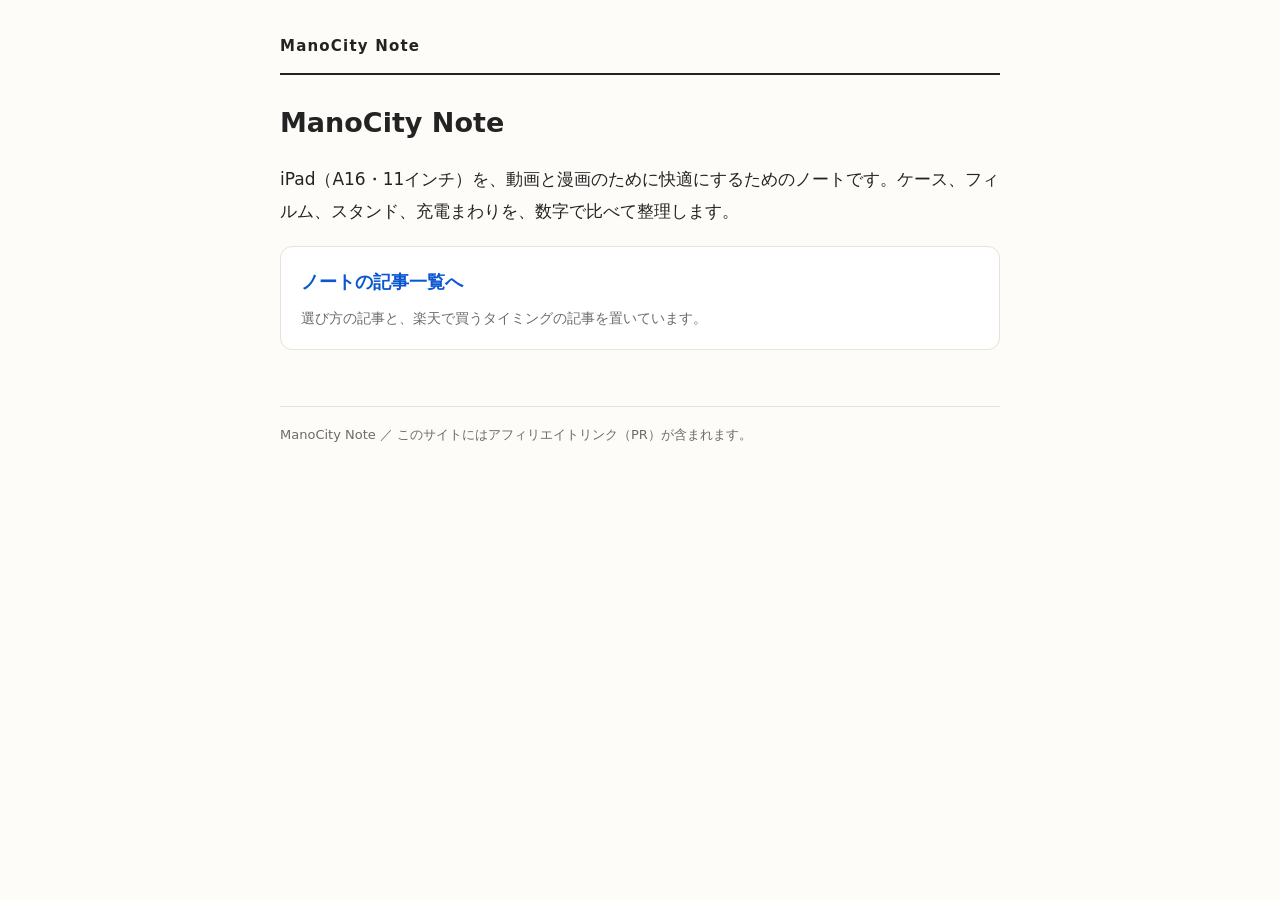
<file: index.html>
<!DOCTYPE html>
<html lang="ja">
<head>
<meta charset="utf-8">
<meta name="viewport" content="width=device-width, initial-scale=1">
<title>ManoCity Note</title>
<meta name="description" content="ManoCity Note の入口。iPad（A16）を動画と漫画のために快適にするノートは /note/ にあります。">
<link rel="stylesheet" href="/assets/style.css">
<link rel="icon" href="/favicon.ico" sizes="32x32">
<link rel="icon" href="/favicon.svg" type="image/svg+xml">
<link rel="apple-touch-icon" href="/apple-touch-icon.png">
<meta name="theme-color" content="#bf0000">
<script async src="https://www.googletagmanager.com/gtag/js?id=G-30LZTJDQ6K"></script>
<script>
window.dataLayer = window.dataLayer || [];
function gtag(){dataLayer.push(arguments);}
gtag('js', new Date());
gtag('config', 'G-30LZTJDQ6K');
</script>
</head>
<body>
<header>
<div class="site-name"><a href="/">ManoCity Note</a></div>
</header>
<main>
<h1>ManoCity Note</h1>
<p>iPad（A16・11インチ）を、動画と漫画のために快適にするためのノートです。ケース、フィルム、スタンド、充電まわりを、数字で比べて整理します。</p>
<div class="card">
<a href="/note/">ノートの記事一覧へ</a>
<p>選び方の記事と、楽天で買うタイミングの記事を置いています。</p>
</div>
</main>
<footer>
<p>ManoCity Note ／ このサイトにはアフィリエイトリンク（PR）が含まれます。</p>
</footer>
</body>
</html>
</file>
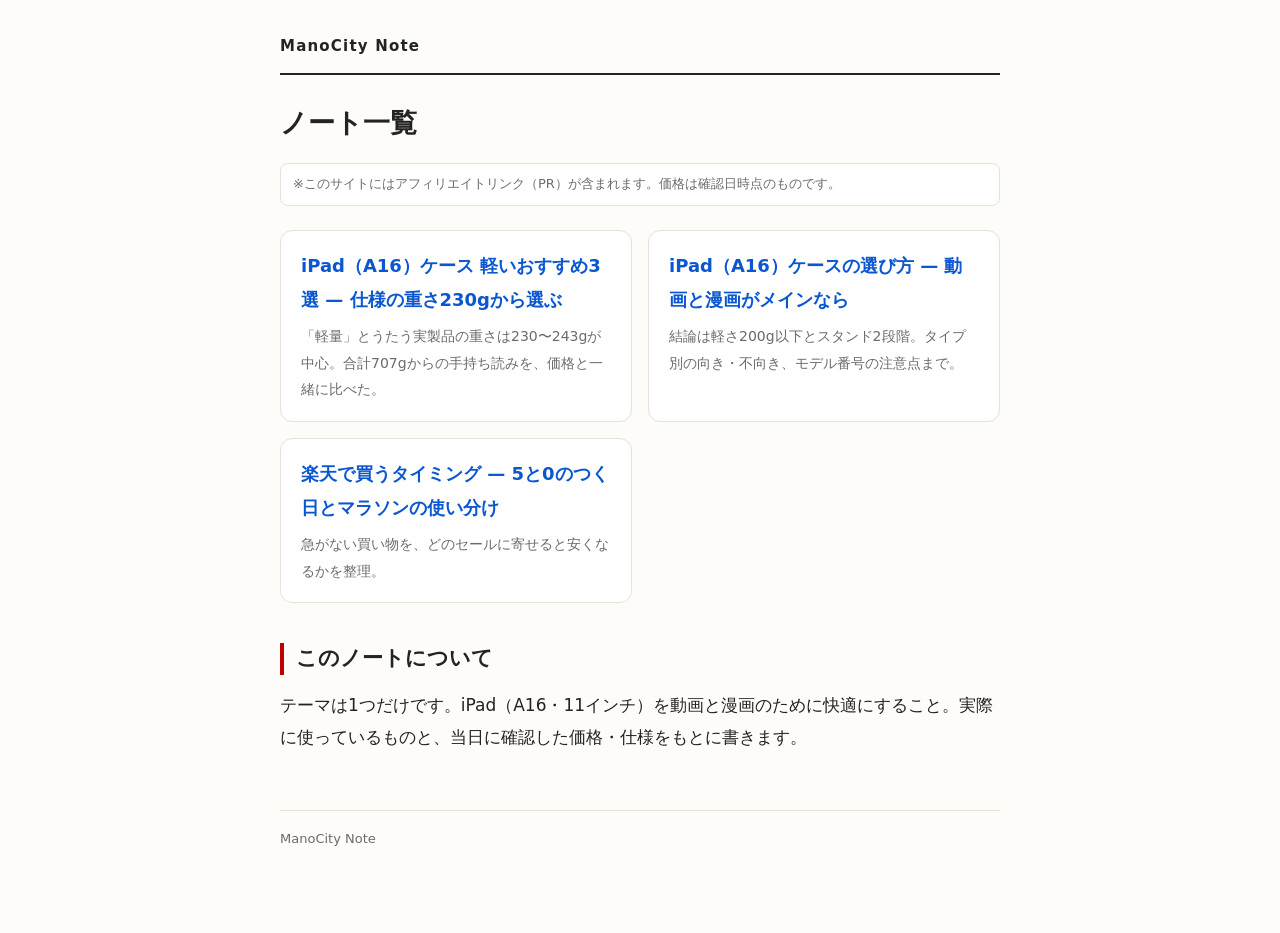
<file: note/index.html>
<!DOCTYPE html>
<html lang="ja">
<head>
<meta charset="utf-8">
<meta name="viewport" content="width=device-width, initial-scale=1">
<title>ノート一覧 | ManoCity Note</title>
<meta name="description" content="iPad（A16）を動画と漫画のために快適にするノート。ケースの選び方と軽いケースのおすすめ、楽天で買うタイミングの記事。">
<link rel="stylesheet" href="/assets/style.css">
<link rel="icon" href="/favicon.ico" sizes="32x32">
<link rel="icon" href="/favicon.svg" type="image/svg+xml">
<link rel="apple-touch-icon" href="/apple-touch-icon.png">
<meta name="theme-color" content="#bf0000">
<script async src="https://www.googletagmanager.com/gtag/js?id=G-30LZTJDQ6K"></script>
<script>
window.dataLayer = window.dataLayer || [];
function gtag(){dataLayer.push(arguments);}
gtag('js', new Date());
gtag('config', 'G-30LZTJDQ6K');
</script>
</head>
<body>
<header>
<div class="site-name"><a href="/">ManoCity Note</a></div>
</header>
<main>
<h1>ノート一覧</h1>
<p class="pr">※このサイトにはアフィリエイトリンク（PR）が含まれます。価格は確認日時点のものです。</p>
<div class="cards">
<div class="card">
<a href="/note/ipad-a16-case-light.html">iPad（A16）ケース 軽いおすすめ3選 — 仕様の重さ230gから選ぶ</a>
<p>「軽量」とうたう実製品の重さは230〜243gが中心。合計707gからの手持ち読みを、価格と一緒に比べた。</p>
</div>
<div class="card">
<a href="/note/ipad-a16-case.html">iPad（A16）ケースの選び方 — 動画と漫画がメインなら</a>
<p>結論は軽さ200g以下とスタンド2段階。タイプ別の向き・不向き、モデル番号の注意点まで。</p>
</div>
<div class="card">
<a href="/note/rakuten-sale-timing.html">楽天で買うタイミング — 5と0のつく日とマラソンの使い分け</a>
<p>急がない買い物を、どのセールに寄せると安くなるかを整理。</p>
</div>
</div>
<section>
<h2>このノートについて</h2>
<p>テーマは1つだけです。iPad（A16・11インチ）を動画と漫画のために快適にすること。実際に使っているものと、当日に確認した価格・仕様をもとに書きます。</p>
</section>
</main>
<footer>
<p>ManoCity Note</p>
</footer>
</body>
</html>
</file>
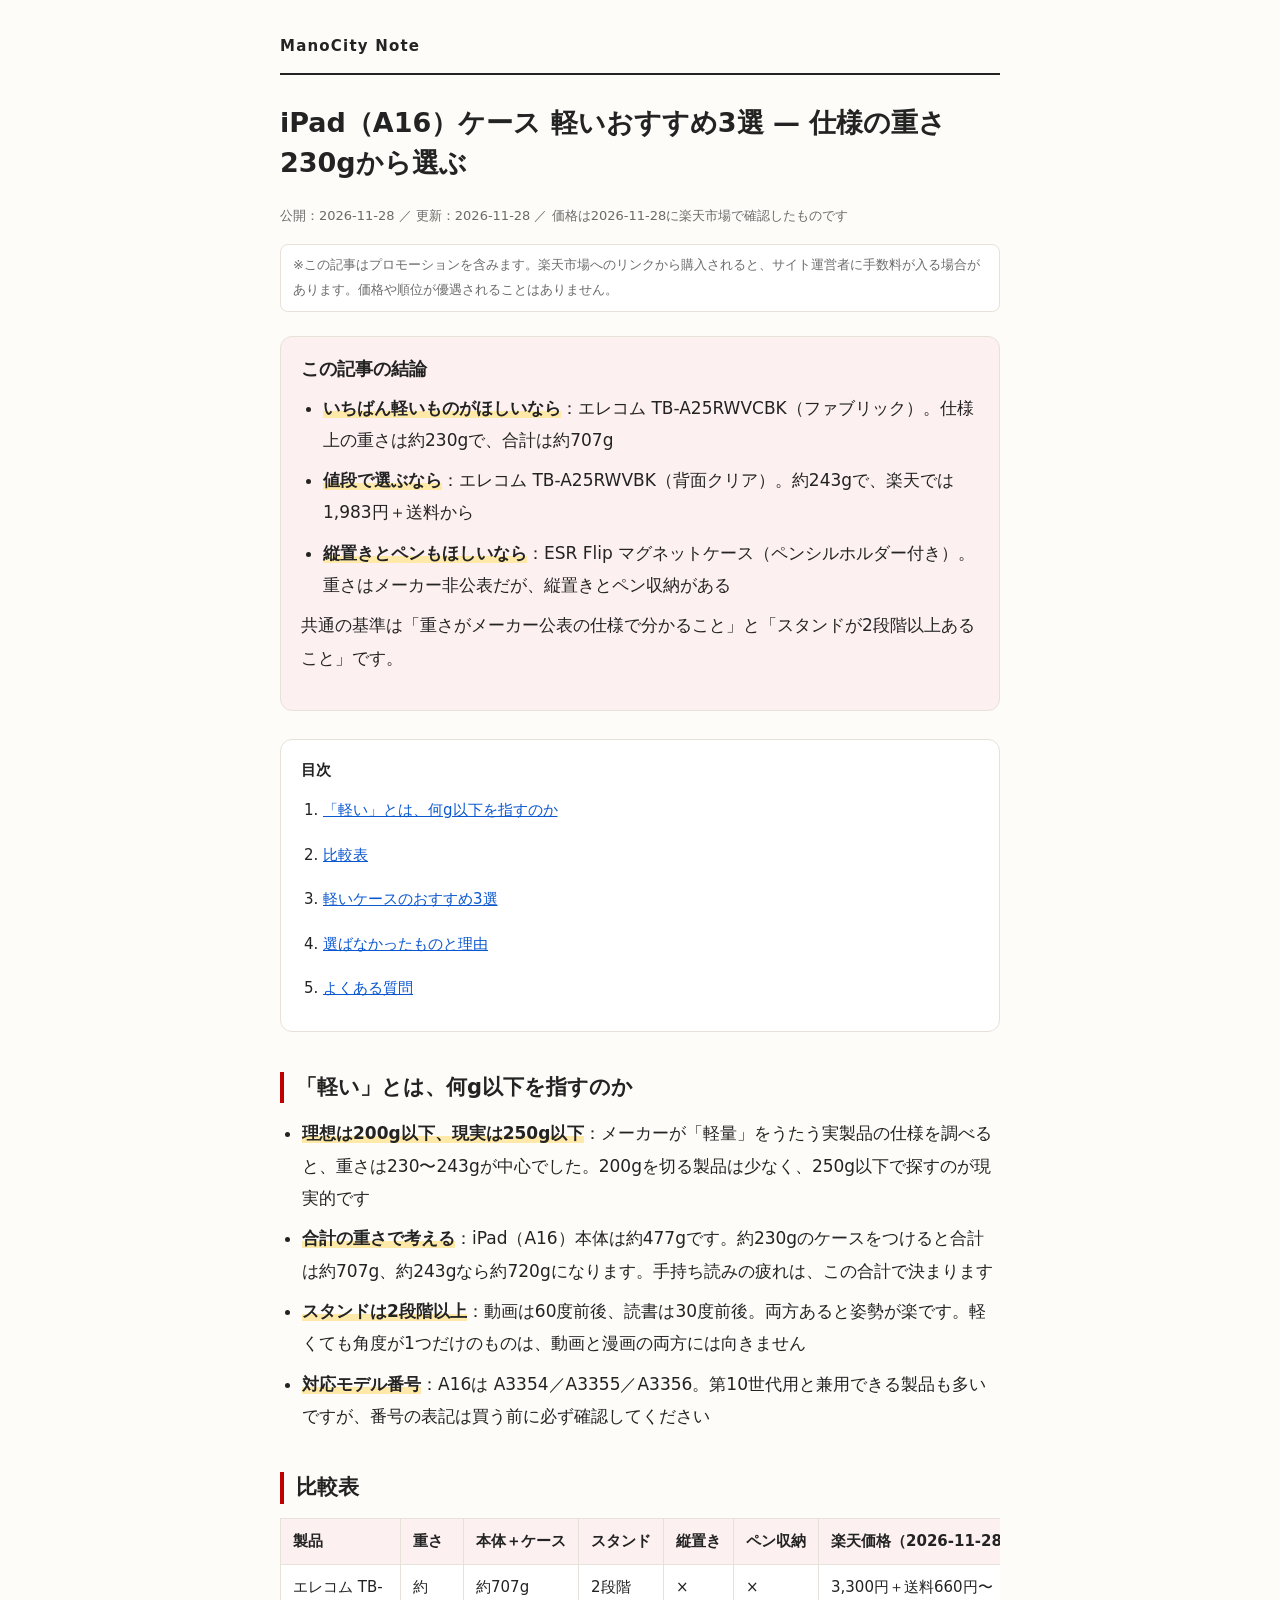
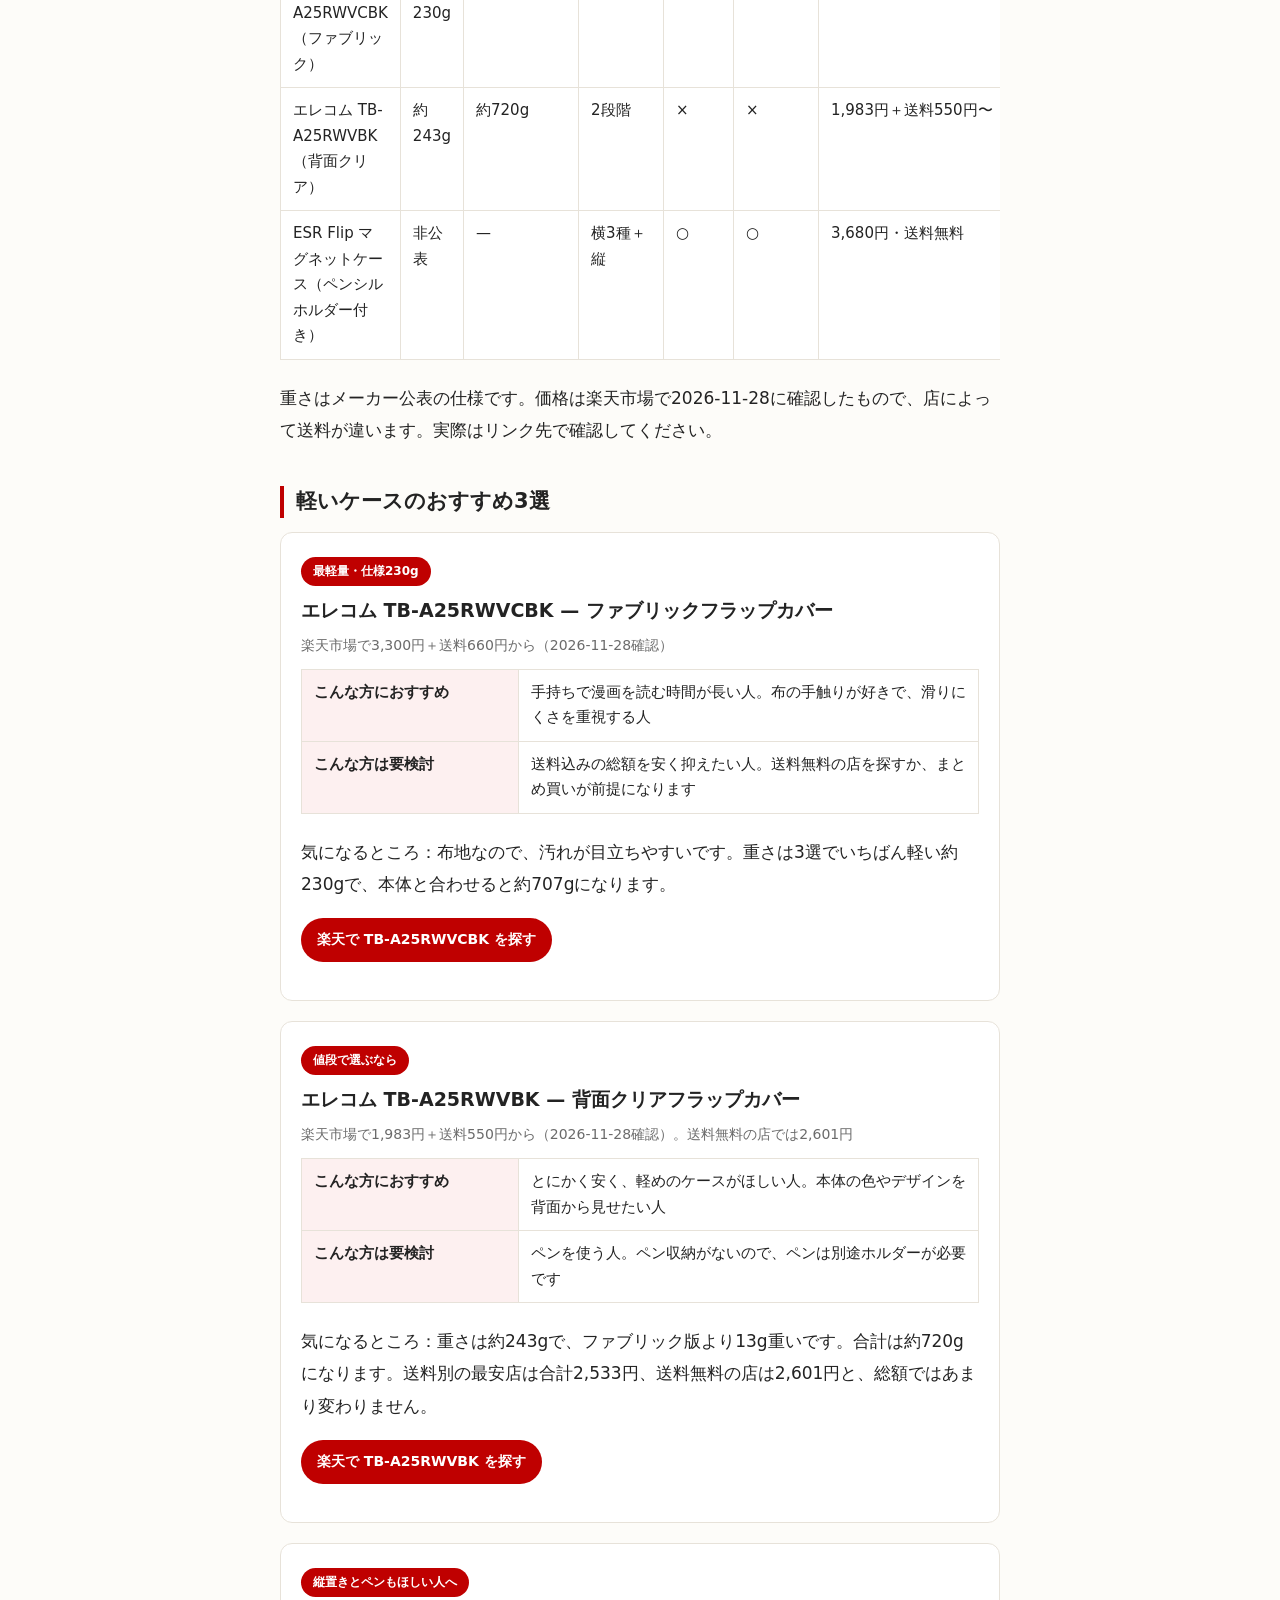
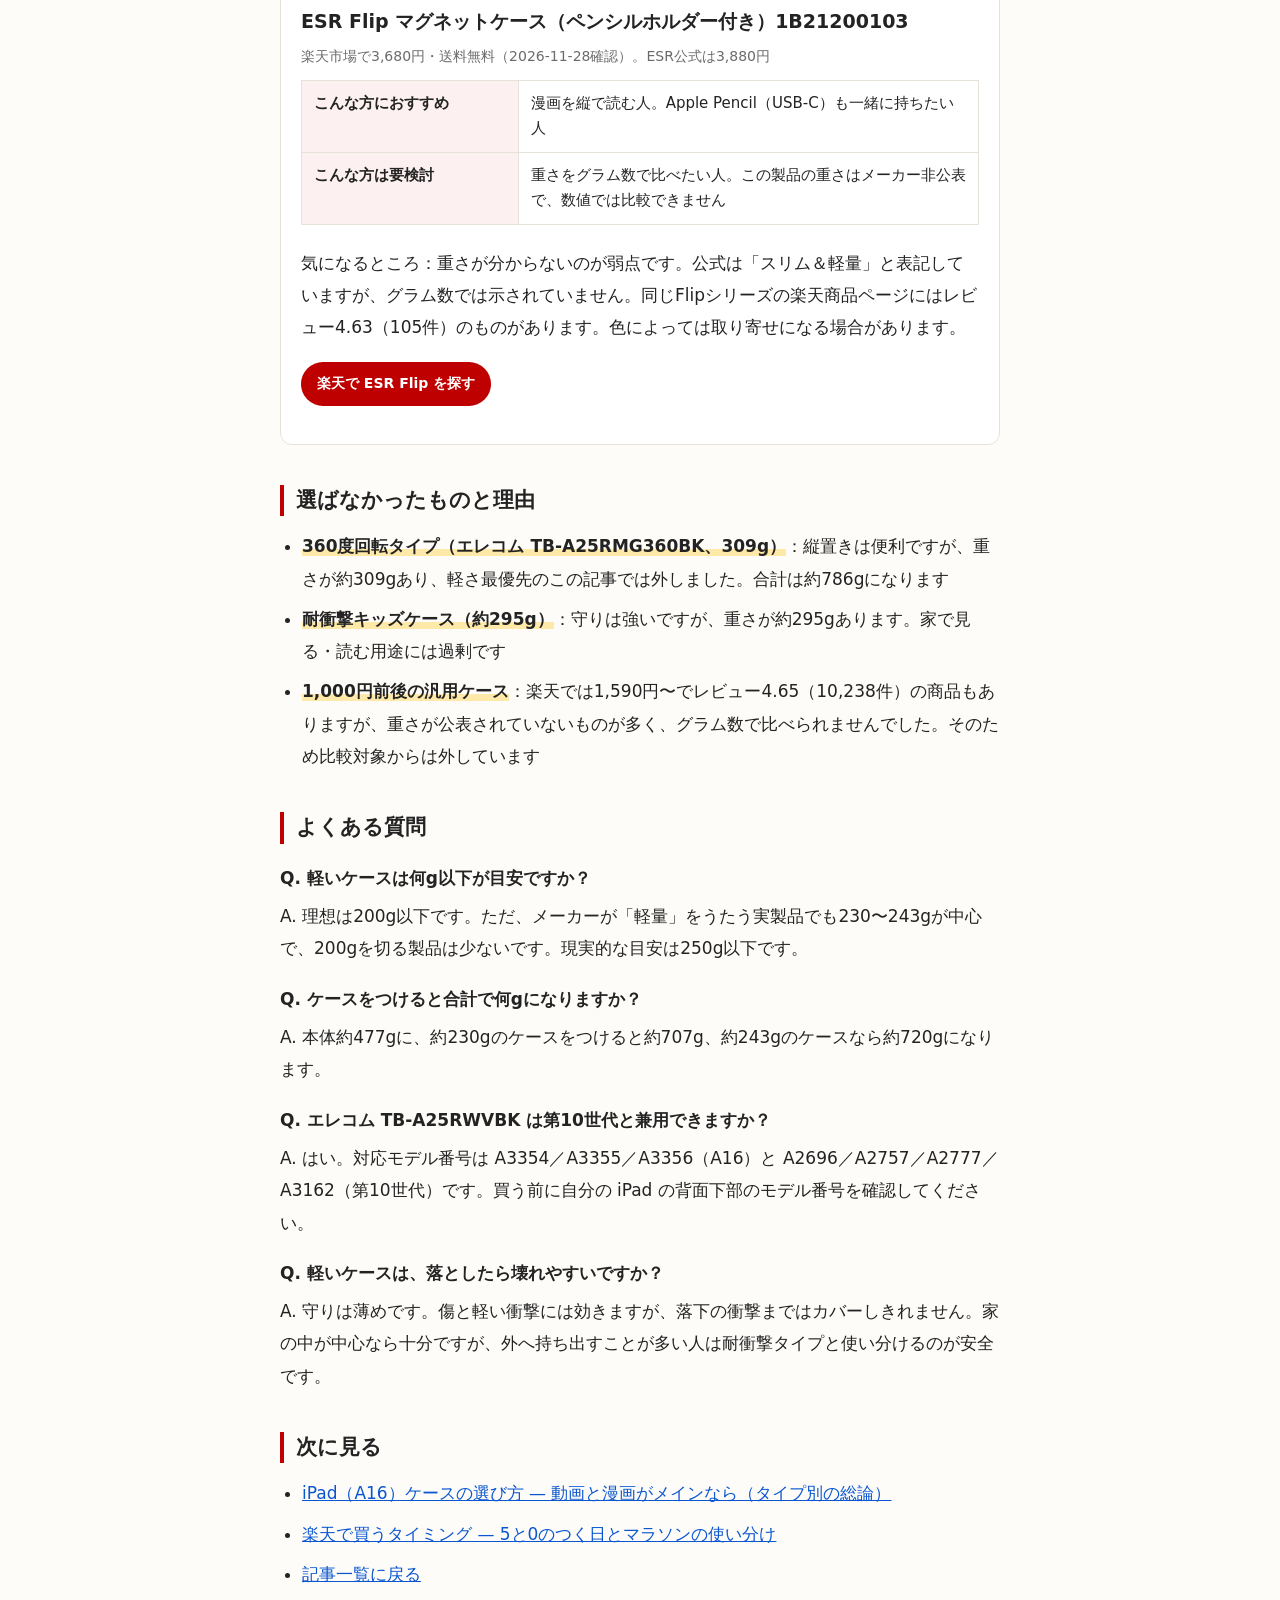
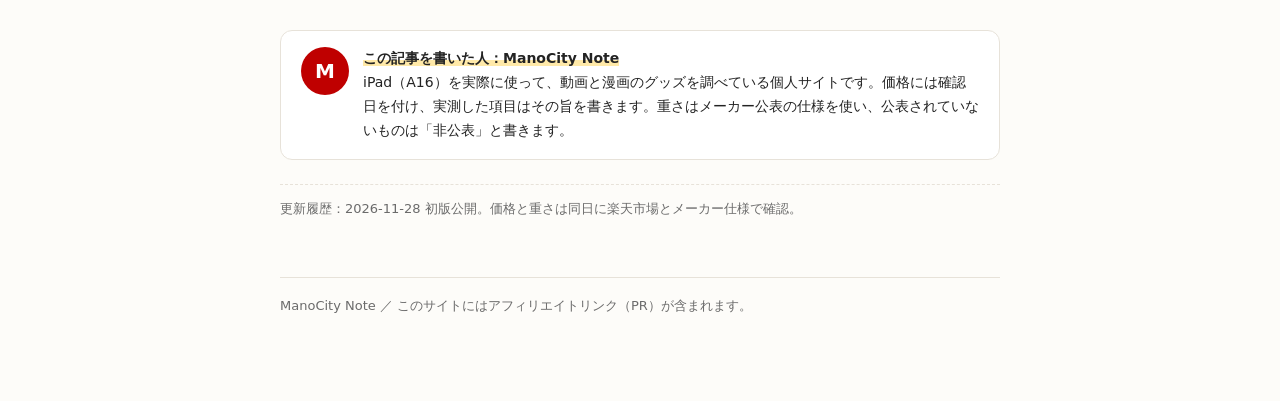
<file: note/ipad-a16-case-light.html>
<!DOCTYPE html>
<html lang="ja">
<head>
<meta charset="utf-8">
<meta name="viewport" content="width=device-width, initial-scale=1">
<title>iPad（A16）ケース 軽いおすすめ3選 — 仕様の重さ230gから選ぶ、手持ち読みが楽になるもの | ManoCity Note</title>
<meta name="description" content="iPad（A16）11インチの軽いケースを、メーカー公表の重さと楽天市場の価格で比べた。最軽量はエレコムの約230g。本体477gとの合計は707gから。縦置きとペン収納がほしい人向けのESRも紹介。">
<link rel="stylesheet" href="/assets/style.css">
<link rel="icon" href="/favicon.ico" sizes="32x32">
<link rel="icon" href="/favicon.svg" type="image/svg+xml">
<link rel="apple-touch-icon" href="/apple-touch-icon.png">
<meta name="theme-color" content="#bf0000">
<script async src="https://www.googletagmanager.com/gtag/js?id=G-30LZTJDQ6K"></script>
<script>
window.dataLayer = window.dataLayer || [];
function gtag(){dataLayer.push(arguments);}
gtag('js', new Date());
gtag('config', 'G-30LZTJDQ6K');
</script>
<script type="application/ld+json">
{"@context":"https://schema.org","@type":"Article","headline":"iPad（A16）ケース 軽いおすすめ3選 — 仕様の重さ230gから選ぶ、手持ち読みが楽になるもの","datePublished":"2026-11-28","dateModified":"2026-11-28","author":{"@type":"Organization","name":"ManoCity Note"},"publisher":{"@type":"Organization","name":"ManoCity Note"},"mainEntityOfPage":"https://manocity-note.com/note/ipad-a16-case-light.html"}
</script>
<script type="application/ld+json">
{"@context":"https://schema.org","@type":"FAQPage","mainEntity":[
{"@type":"Question","name":"軽いケースは何g以下が目安ですか？","acceptedAnswer":{"@type":"Answer","text":"理想は200g以下です。ただしメーカーが「軽量」をうたう実製品でも、仕様上の重さは230〜243gが中心で、200gを切る製品は少ないです。現実的な目安は250g以下で探すことです。"}},
{"@type":"Question","name":"ケースをつけると合計で何gになりますか？","acceptedAnswer":{"@type":"Answer","text":"iPad（A16）本体は約477gです。約230gのケースをつけると合計は約707g、約243gのケースなら約720gになります。"}},
{"@type":"Question","name":"エレコム TB-A25RWVBK は第10世代と兼用できますか？","acceptedAnswer":{"@type":"Answer","text":"はい。対応モデル番号は A3354／A3355／A3356（iPad A16）と A2696／A2757／A2777／A3162（第10世代）です。買う前に自分の iPad の背面下部のモデル番号を確認してください。"}},
{"@type":"Question","name":"軽いケースは、落としたら壊れやすいですか？","acceptedAnswer":{"@type":"Answer","text":"守りは薄めです。傷と軽い衝撃には効きますが、落下の衝撃まではカバーしきれません。家の中が中心なら十分ですが、外へ持ち出すことが多い人は耐衝撃タイプと使い分けるのが安全です。"}}
]}
</script>
</head>
<body>
<header>
<div class="site-name"><a href="/">ManoCity Note</a></div>
</header>
<main>
<h1>iPad（A16）ケース 軽いおすすめ3選 — 仕様の重さ230gから選ぶ</h1>
<p class="meta">公開：2026-11-28 ／ 更新：2026-11-28 ／ 価格は2026-11-28に楽天市場で確認したものです</p>
<p class="pr">※この記事はプロモーションを含みます。楽天市場へのリンクから購入されると、サイト運営者に手数料が入る場合があります。価格や順位が優遇されることはありません。</p>

<div class="quickbox">
<h2>この記事の結論</h2>
<ul>
<li><strong>いちばん軽いものがほしいなら</strong>：エレコム TB-A25RWVCBK（ファブリック）。仕様上の重さは約230gで、合計は約707g</li>
<li><strong>値段で選ぶなら</strong>：エレコム TB-A25RWVBK（背面クリア）。約243gで、楽天では1,983円＋送料から</li>
<li><strong>縦置きとペンもほしいなら</strong>：ESR Flip マグネットケース（ペンシルホルダー付き）。重さはメーカー非公表だが、縦置きとペン収納がある</li>
</ul>
<p>共通の基準は「重さがメーカー公表の仕様で分かること」と「スタンドが2段階以上あること」です。</p>
</div>

<div class="toc">
<p>目次</p>
<ol>
<li><a href="#criteria">「軽い」とは、何g以下を指すのか</a></li>
<li><a href="#compare">比較表</a></li>
<li><a href="#picks">軽いケースのおすすめ3選</a></li>
<li><a href="#notpicked">選ばなかったものと理由</a></li>
<li><a href="#faq">よくある質問</a></li>
</ol>
</div>

<h2 id="criteria">「軽い」とは、何g以下を指すのか</h2>
<ul>
<li><strong>理想は200g以下、現実は250g以下</strong>：メーカーが「軽量」をうたう実製品の仕様を調べると、重さは230〜243gが中心でした。200gを切る製品は少なく、250g以下で探すのが現実的です</li>
<li><strong>合計の重さで考える</strong>：iPad（A16）本体は約477gです。約230gのケースをつけると合計は約707g、約243gなら約720gになります。手持ち読みの疲れは、この合計で決まります</li>
<li><strong>スタンドは2段階以上</strong>：動画は60度前後、読書は30度前後。両方あると姿勢が楽です。軽くても角度が1つだけのものは、動画と漫画の両方には向きません</li>
<li><strong>対応モデル番号</strong>：A16は A3354／A3355／A3356。第10世代用と兼用できる製品も多いですが、番号の表記は買う前に必ず確認してください</li>
</ul>

<h2 id="compare">比較表</h2>
<div class="tablewrap">
<table>
<tr><th>製品</th><th>重さ</th><th>本体＋ケース</th><th>スタンド</th><th>縦置き</th><th>ペン収納</th><th>楽天価格（2026-11-28確認）</th></tr>
<tr><td>エレコム TB-A25RWVCBK（ファブリック）</td><td>約230g</td><td>約707g</td><td>2段階</td><td>×</td><td>×</td><td>3,300円＋送料660円〜</td></tr>
<tr><td>エレコム TB-A25RWVBK（背面クリア）</td><td>約243g</td><td>約720g</td><td>2段階</td><td>×</td><td>×</td><td>1,983円＋送料550円〜</td></tr>
<tr><td>ESR Flip マグネットケース（ペンシルホルダー付き）</td><td>非公表</td><td>—</td><td>横3種＋縦</td><td>○</td><td>○</td><td>3,680円・送料無料</td></tr>
</table>
</div>
<p>重さはメーカー公表の仕様です。価格は楽天市場で2026-11-28に確認したもので、店によって送料が違います。実際はリンク先で確認してください。</p>

<h2 id="picks">軽いケースのおすすめ3選</h2>

<div class="pick">
<span class="badge">最軽量・仕様230g</span>
<h3>エレコム TB-A25RWVCBK — ファブリックフラップカバー</h3>
<p class="price">楽天市場で3,300円＋送料660円から（2026-11-28確認）</p>
<table class="goodbad">
<tr><th>こんな方におすすめ</th><td>手持ちで漫画を読む時間が長い人。布の手触りが好きで、滑りにくさを重視する人</td></tr>
<tr><th>こんな方は要検討</th><td>送料込みの総額を安く抑えたい人。送料無料の店を探すか、まとめ買いが前提になります</td></tr>
</table>
<p>気になるところ：布地なので、汚れが目立ちやすいです。重さは3選でいちばん軽い約230gで、本体と合わせると約707gになります。</p>
<p><a class="btn" href="https://hb.afl.rakuten.co.jp/hgc/5a09156c.5740d24d.5a09156d.e6f8c2dc/?pc=https%3A%2F%2Fsearch.rakuten.co.jp%2Fsearch%2Fmall%2F%25E3%2582%25A8%25E3%2583%25AC%25E3%2582%25B3%25E3%2583%25A0%2520TB-A25RWVCBK%2F&link_type=hybrid_url&ut=eyJwYWdlIjoidXJsIiwidHlwZSI6Imh5YnJpZF91cmwiLCJjb2wiOjF9" rel="nofollow sponsored noopener" target="_blank">楽天で TB-A25RWVCBK を探す</a></p>
</div>

<div class="pick">
<span class="badge">値段で選ぶなら</span>
<h3>エレコム TB-A25RWVBK — 背面クリアフラップカバー</h3>
<p class="price">楽天市場で1,983円＋送料550円から（2026-11-28確認）。送料無料の店では2,601円</p>
<table class="goodbad">
<tr><th>こんな方におすすめ</th><td>とにかく安く、軽めのケースがほしい人。本体の色やデザインを背面から見せたい人</td></tr>
<tr><th>こんな方は要検討</th><td>ペンを使う人。ペン収納がないので、ペンは別途ホルダーが必要です</td></tr>
</table>
<p>気になるところ：重さは約243gで、ファブリック版より13g重いです。合計は約720gになります。送料別の最安店は合計2,533円、送料無料の店は2,601円と、総額ではあまり変わりません。</p>
<p><a class="btn" href="https://hb.afl.rakuten.co.jp/hgc/5a09156c.5740d24d.5a09156d.e6f8c2dc/?pc=https%3A%2F%2Fsearch.rakuten.co.jp%2Fsearch%2Fmall%2F%25E3%2582%25A8%25E3%2583%25AC%25E3%2582%25B3%25E3%2583%25A0%2520TB-A25RWVBK%2F&link_type=hybrid_url&ut=eyJwYWdlIjoidXJsIiwidHlwZSI6Imh5YnJpZF91cmwiLCJjb2wiOjF9" rel="nofollow sponsored noopener" target="_blank">楽天で TB-A25RWVBK を探す</a></p>
</div>

<div class="pick">
<span class="badge">縦置きとペンもほしい人へ</span>
<h3>ESR Flip マグネットケース（ペンシルホルダー付き）1B21200103</h3>
<p class="price">楽天市場で3,680円・送料無料（2026-11-28確認）。ESR公式は3,880円</p>
<table class="goodbad">
<tr><th>こんな方におすすめ</th><td>漫画を縦で読む人。Apple Pencil（USB-C）も一緒に持ちたい人</td></tr>
<tr><th>こんな方は要検討</th><td>重さをグラム数で比べたい人。この製品の重さはメーカー非公表で、数値では比較できません</td></tr>
</table>
<p>気になるところ：重さが分からないのが弱点です。公式は「スリム＆軽量」と表記していますが、グラム数では示されていません。同じFlipシリーズの楽天商品ページにはレビュー4.63（105件）のものがあります。色によっては取り寄せになる場合があります。</p>
<p><a class="btn" href="https://hb.afl.rakuten.co.jp/hgc/5a09156c.5740d24d.5a09156d.e6f8c2dc/?pc=https%3A%2F%2Fsearch.rakuten.co.jp%2Fsearch%2Fmall%2FESR%2520Flip%2520iPad%252011%25E3%2582%25A4%25E3%2583%25B3%25E3%2583%2581%2520A16%2F&link_type=hybrid_url&ut=eyJwYWdlIjoidXJsIiwidHlwZSI6Imh5YnJpZF91cmwiLCJjb2wiOjF9" rel="nofollow sponsored noopener" target="_blank">楽天で ESR Flip を探す</a></p>
</div>

<h2 id="notpicked">選ばなかったものと理由</h2>
<ul>
<li><strong>360度回転タイプ（エレコム TB-A25RMG360BK、309g）</strong>：縦置きは便利ですが、重さが約309gあり、軽さ最優先のこの記事では外しました。合計は約786gになります</li>
<li><strong>耐衝撃キッズケース（約295g）</strong>：守りは強いですが、重さが約295gあります。家で見る・読む用途には過剰です</li>
<li><strong>1,000円前後の汎用ケース</strong>：楽天では1,590円〜でレビュー4.65（10,238件）の商品もありますが、重さが公表されていないものが多く、グラム数で比べられませんでした。そのため比較対象からは外しています</li>
</ul>

<h2 id="faq">よくある質問</h2>
<dl class="faq">
<dt>Q. 軽いケースは何g以下が目安ですか？</dt>
<dd>A. 理想は200g以下です。ただ、メーカーが「軽量」をうたう実製品でも230〜243gが中心で、200gを切る製品は少ないです。現実的な目安は250g以下です。</dd>
<dt>Q. ケースをつけると合計で何gになりますか？</dt>
<dd>A. 本体約477gに、約230gのケースをつけると約707g、約243gのケースなら約720gになります。</dd>
<dt>Q. エレコム TB-A25RWVBK は第10世代と兼用できますか？</dt>
<dd>A. はい。対応モデル番号は A3354／A3355／A3356（A16）と A2696／A2757／A2777／A3162（第10世代）です。買う前に自分の iPad の背面下部のモデル番号を確認してください。</dd>
<dt>Q. 軽いケースは、落としたら壊れやすいですか？</dt>
<dd>A. 守りは薄めです。傷と軽い衝撃には効きますが、落下の衝撃まではカバーしきれません。家の中が中心なら十分ですが、外へ持ち出すことが多い人は耐衝撃タイプと使い分けるのが安全です。</dd>
</dl>

<h2>次に見る</h2>
<ul>
<li><a href="./ipad-a16-case.html">iPad（A16）ケースの選び方 — 動画と漫画がメインなら（タイプ別の総論）</a></li>
<li><a href="./rakuten-sale-timing.html">楽天で買うタイミング — 5と0のつく日とマラソンの使い分け</a></li>
<li><a href="./">記事一覧に戻る</a></li>
</ul>

<div class="author">
<div class="avatar">M</div>
<p><strong>この記事を書いた人：ManoCity Note</strong><br>
iPad（A16）を実際に使って、動画と漫画のグッズを調べている個人サイトです。価格には確認日を付け、実測した項目はその旨を書きます。重さはメーカー公表の仕様を使い、公表されていないものは「非公表」と書きます。</p>
</div>

<p class="changelog">更新履歴：2026-11-28 初版公開。価格と重さは同日に楽天市場とメーカー仕様で確認。</p>
</main>
<footer>
<p>ManoCity Note ／ このサイトにはアフィリエイトリンク（PR）が含まれます。</p>
</footer>
</body>
</html>
</file>
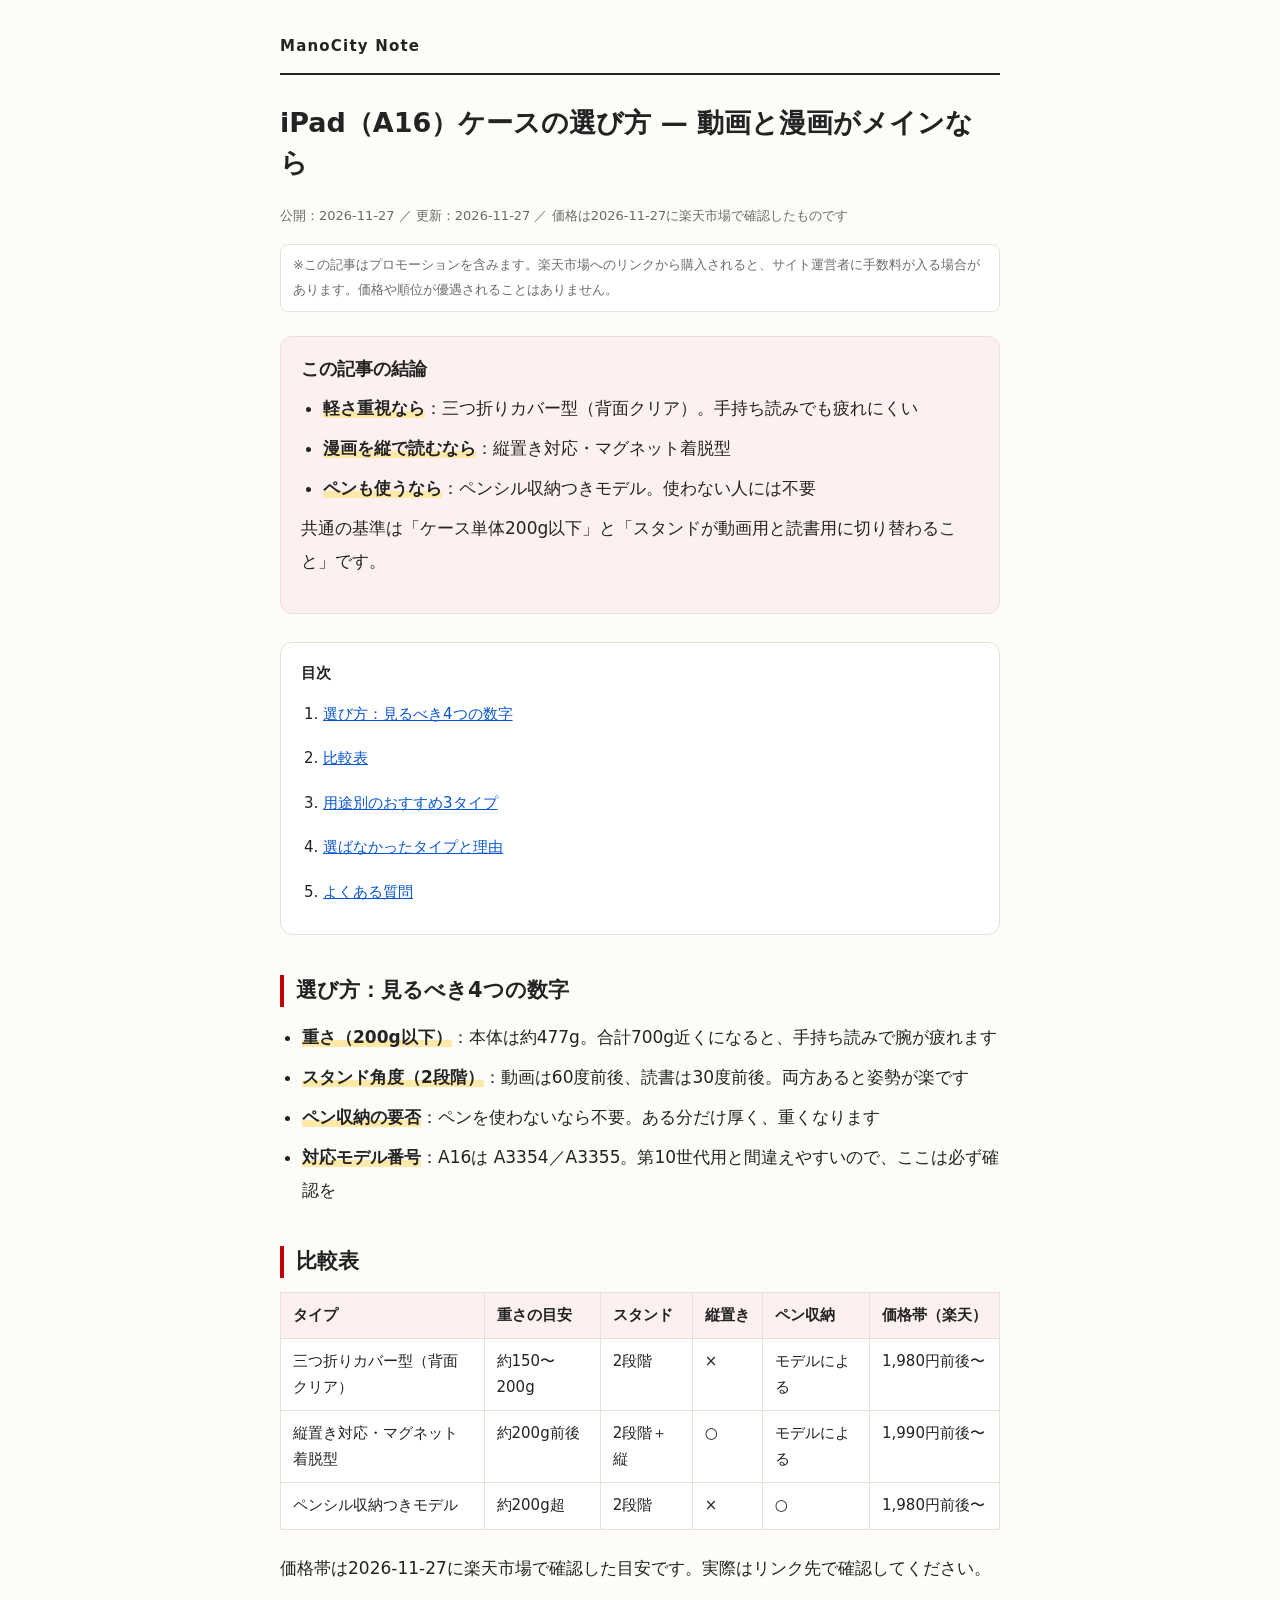
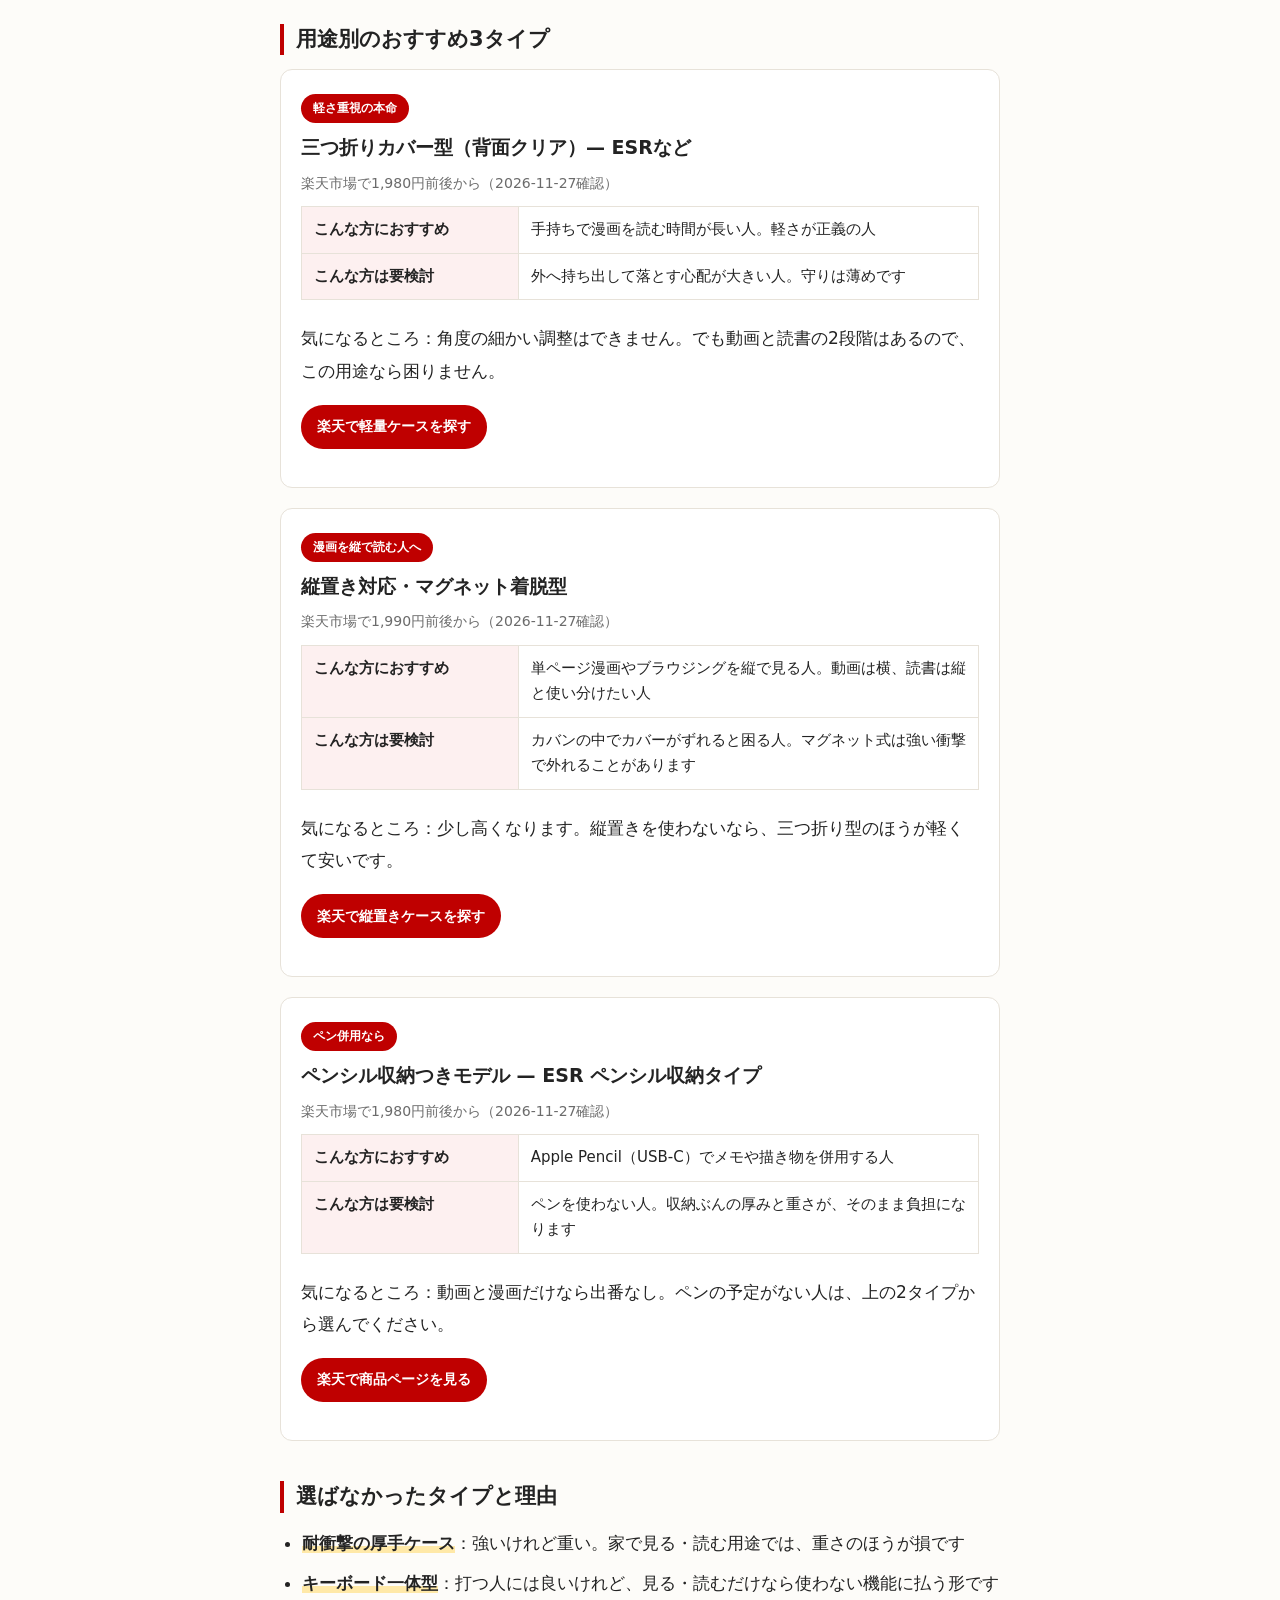
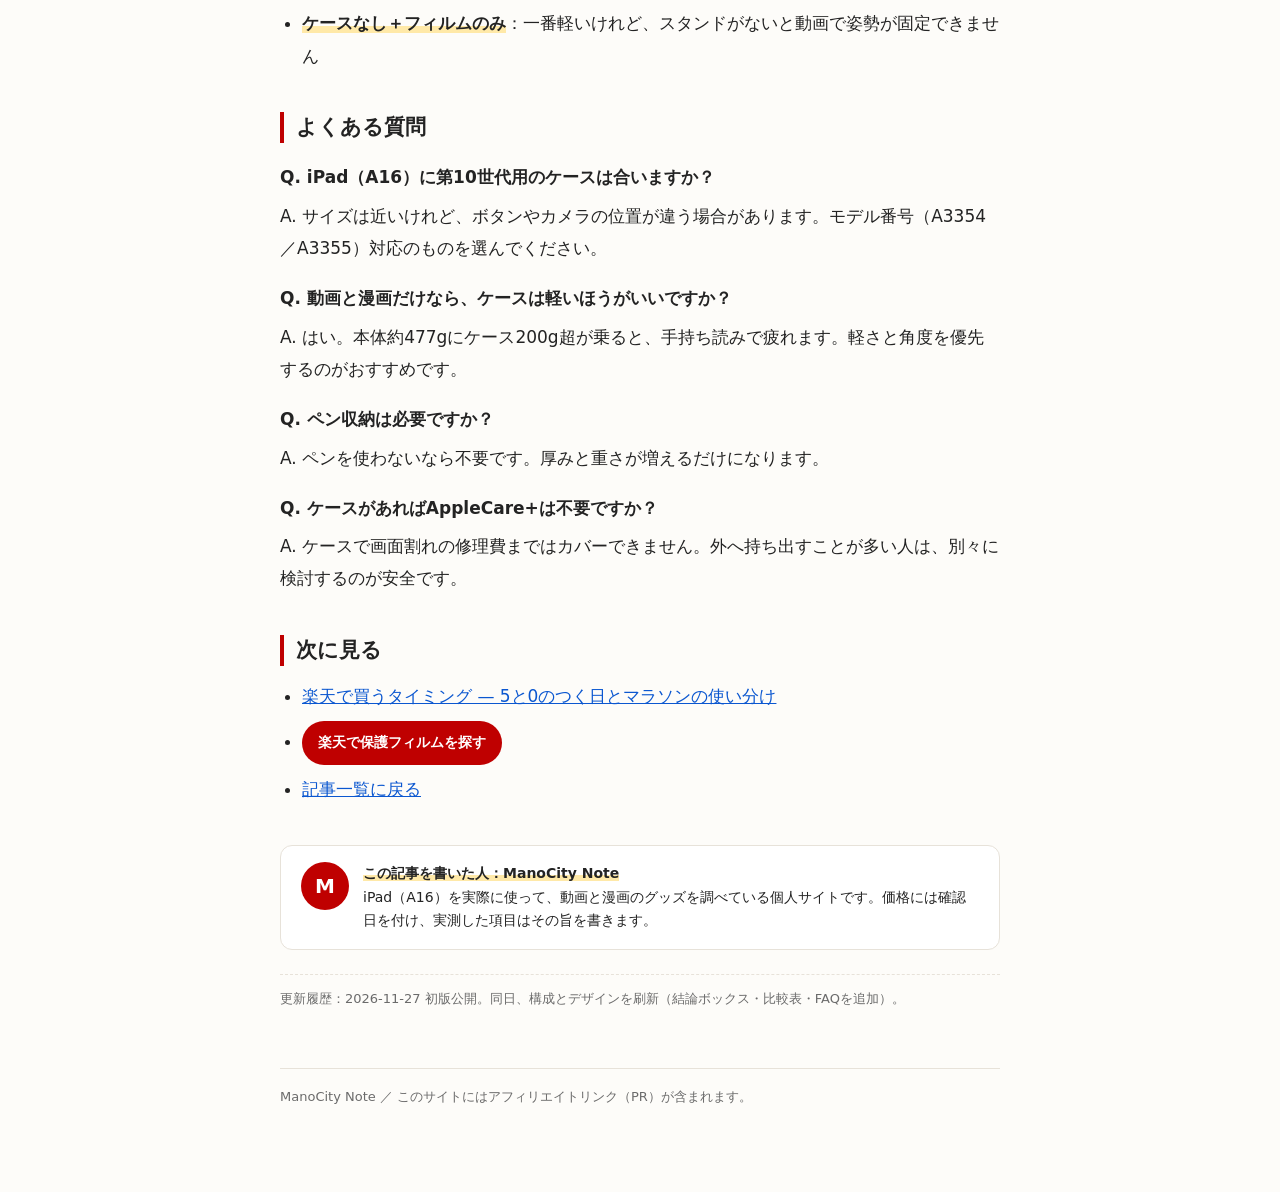
<file: note/ipad-a16-case.html>
<!DOCTYPE html>
<html lang="ja">
<head>
<meta charset="utf-8">
<meta name="viewport" content="width=device-width, initial-scale=1">
<title>iPad（A16）ケースの選び方 — 動画と漫画がメインなら軽さと角度で選ぶ | ManoCity Note</title>
<meta name="description" content="iPad（A16）11インチを動画と漫画に使う場合のケース選び。結論は軽さ200g以下とスタンド2段階。用途別のおすすめ3タイプ、比較表、よくある質問まで。">
<link rel="stylesheet" href="/assets/style.css">
<link rel="icon" href="/favicon.ico" sizes="32x32">
<link rel="icon" href="/favicon.svg" type="image/svg+xml">
<link rel="apple-touch-icon" href="/apple-touch-icon.png">
<meta name="theme-color" content="#bf0000">
<script async src="https://www.googletagmanager.com/gtag/js?id=G-30LZTJDQ6K"></script>
<script>
window.dataLayer = window.dataLayer || [];
function gtag(){dataLayer.push(arguments);}
gtag('js', new Date());
gtag('config', 'G-30LZTJDQ6K');
</script>
<script type="application/ld+json">
{"@context":"https://schema.org","@type":"Article","headline":"iPad（A16）ケースの選び方 — 動画と漫画がメインなら軽さと角度で選ぶ","datePublished":"2026-11-27","dateModified":"2026-11-27","author":{"@type":"Organization","name":"ManoCity Note"},"publisher":{"@type":"Organization","name":"ManoCity Note"},"mainEntityOfPage":"https://manocity-note.com/note/ipad-a16-case.html"}
</script>
<script type="application/ld+json">
{"@context":"https://schema.org","@type":"FAQPage","mainEntity":[
{"@type":"Question","name":"iPad（A16）に第10世代用のケースは合いますか？","acceptedAnswer":{"@type":"Answer","text":"サイズは近いですが、ボタン位置やカメラ周りの形状が異なる場合があります。対応モデル番号（A3354／A3355）の表記があるものを選んでください。"}},
{"@type":"Question","name":"動画と漫画だけなら、ケースは軽いほうがいいですか？","acceptedAnswer":{"@type":"Answer","text":"はい。本体が約477gあるため、ケースが200gを超えると手持ち読みで腕が疲れます。耐衝撃よりも軽さとスタンドの角度を優先するのがおすすめです。"}},
{"@type":"Question","name":"ペン収納は必要ですか？","acceptedAnswer":{"@type":"Answer","text":"Apple Pencil（USB-C）を使わないなら不要です。収納ありは厚みと重さが増えるため、使わない人にはデメリットのほうが大きくなります。"}},
{"@type":"Question","name":"ケースがあればAppleCare+は不要ですか？","acceptedAnswer":{"@type":"Answer","text":"ケースは傷と軽い落下には効きますが、画面割れの修理費まではカバーしません。外へ持ち出す頻度が高い人は、ケースとAppleCare+は別々に検討するのが安全です。"}}
]}
</script>
</head>
<body>
<header>
<div class="site-name"><a href="/">ManoCity Note</a></div>
</header>
<main>
<h1>iPad（A16）ケースの選び方 — 動画と漫画がメインなら</h1>
<p class="meta">公開：2026-11-27 ／ 更新：2026-11-27 ／ 価格は2026-11-27に楽天市場で確認したものです</p>
<p class="pr">※この記事はプロモーションを含みます。楽天市場へのリンクから購入されると、サイト運営者に手数料が入る場合があります。価格や順位が優遇されることはありません。</p>

<div class="quickbox">
<h2>この記事の結論</h2>
<ul>
<li><strong>軽さ重視なら</strong>：三つ折りカバー型（背面クリア）。手持ち読みでも疲れにくい</li>
<li><strong>漫画を縦で読むなら</strong>：縦置き対応・マグネット着脱型</li>
<li><strong>ペンも使うなら</strong>：ペンシル収納つきモデル。使わない人には不要</li>
</ul>
<p>共通の基準は「ケース単体200g以下」と「スタンドが動画用と読書用に切り替わること」です。</p>
</div>

<div class="toc">
<p>目次</p>
<ol>
<li><a href="#criteria">選び方：見るべき4つの数字</a></li>
<li><a href="#compare">比較表</a></li>
<li><a href="#picks">用途別のおすすめ3タイプ</a></li>
<li><a href="#notpicked">選ばなかったタイプと理由</a></li>
<li><a href="#faq">よくある質問</a></li>
</ol>
</div>

<h2 id="criteria">選び方：見るべき4つの数字</h2>
<ul>
<li><strong>重さ（200g以下）</strong>：本体は約477g。合計700g近くになると、手持ち読みで腕が疲れます</li>
<li><strong>スタンド角度（2段階）</strong>：動画は60度前後、読書は30度前後。両方あると姿勢が楽です</li>
<li><strong>ペン収納の要否</strong>：ペンを使わないなら不要。ある分だけ厚く、重くなります</li>
<li><strong>対応モデル番号</strong>：A16は A3354／A3355。第10世代用と間違えやすいので、ここは必ず確認を</li>
</ul>

<h2 id="compare">比較表</h2>
<div class="tablewrap">
<table>
<tr><th>タイプ</th><th>重さの目安</th><th>スタンド</th><th>縦置き</th><th>ペン収納</th><th>価格帯（楽天）</th></tr>
<tr><td>三つ折りカバー型（背面クリア）</td><td>約150〜200g</td><td>2段階</td><td>×</td><td>モデルによる</td><td>1,980円前後〜</td></tr>
<tr><td>縦置き対応・マグネット着脱型</td><td>約200g前後</td><td>2段階＋縦</td><td>○</td><td>モデルによる</td><td>1,990円前後〜</td></tr>
<tr><td>ペンシル収納つきモデル</td><td>約200g超</td><td>2段階</td><td>×</td><td>○</td><td>1,980円前後〜</td></tr>
</table>
</div>
<p>価格帯は2026-11-27に楽天市場で確認した目安です。実際はリンク先で確認してください。</p>

<h2 id="picks">用途別のおすすめ3タイプ</h2>

<div class="pick">
<span class="badge">軽さ重視の本命</span>
<h3>三つ折りカバー型（背面クリア）— ESRなど</h3>
<p class="price">楽天市場で1,980円前後から（2026-11-27確認）</p>
<table class="goodbad">
<tr><th>こんな方におすすめ</th><td>手持ちで漫画を読む時間が長い人。軽さが正義の人</td></tr>
<tr><th>こんな方は要検討</th><td>外へ持ち出して落とす心配が大きい人。守りは薄めです</td></tr>
</table>
<p>気になるところ：角度の細かい調整はできません。でも動画と読書の2段階はあるので、この用途なら困りません。</p>
<p><a class="btn" href="https://hb.afl.rakuten.co.jp/hgc/5a09156c.5740d24d.5a09156d.e6f8c2dc/?pc=https%3A%2F%2Fsearch.rakuten.co.jp%2Fsearch%2Fmall%2FiPad%2BA16%2B%25E3%2582%25B1%25E3%2583%25BC%25E3%2582%25B9%2B%25E8%25BB%25BD%25E9%2587%258F%2F&link_type=hybrid_url&ut=eyJwYWdlIjoidXJsIiwidHlwZSI6Imh5YnJpZF91cmwiLCJjb2wiOjF9" rel="nofollow sponsored noopener" target="_blank">楽天で軽量ケースを探す</a></p>
</div>

<div class="pick">
<span class="badge">漫画を縦で読む人へ</span>
<h3>縦置き対応・マグネット着脱型</h3>
<p class="price">楽天市場で1,990円前後から（2026-11-27確認）</p>
<table class="goodbad">
<tr><th>こんな方におすすめ</th><td>単ページ漫画やブラウジングを縦で見る人。動画は横、読書は縦と使い分けたい人</td></tr>
<tr><th>こんな方は要検討</th><td>カバンの中でカバーがずれると困る人。マグネット式は強い衝撃で外れることがあります</td></tr>
</table>
<p>気になるところ：少し高くなります。縦置きを使わないなら、三つ折り型のほうが軽くて安いです。</p>
<p><a class="btn" href="https://hb.afl.rakuten.co.jp/hgc/5a09156c.5740d24d.5a09156d.e6f8c2dc/?pc=https%3A%2F%2Fsearch.rakuten.co.jp%2Fsearch%2Fmall%2FiPad%2BA16%2B%25E3%2582%25B1%25E3%2583%25BC%25E3%2582%25B9%2B%25E7%25B8%25A6%25E7%25BD%25AE%25E3%2581%258D%2F&link_type=hybrid_url&ut=eyJwYWdlIjoidXJsIiwidHlwZSI6Imh5YnJpZF91cmwiLCJjb2wiOjF9" rel="nofollow sponsored noopener" target="_blank">楽天で縦置きケースを探す</a></p>
</div>

<div class="pick">
<span class="badge">ペン併用なら</span>
<h3>ペンシル収納つきモデル — ESR ペンシル収納タイプ</h3>
<p class="price">楽天市場で1,980円前後から（2026-11-27確認）</p>
<table class="goodbad">
<tr><th>こんな方におすすめ</th><td>Apple Pencil（USB-C）でメモや描き物を併用する人</td></tr>
<tr><th>こんな方は要検討</th><td>ペンを使わない人。収納ぶんの厚みと重さが、そのまま負担になります</td></tr>
</table>
<p>気になるところ：動画と漫画だけなら出番なし。ペンの予定がない人は、上の2タイプから選んでください。</p>
<p><a class="btn" href="https://hb.afl.rakuten.co.jp/hgc/5a09156c.5740d24d.5a09156d.e6f8c2dc/?pc=https%3A%2F%2Fitem.rakuten.co.jp%2Fesrcase-japan%2F230613%2F&link_type=hybrid_url&ut=eyJwYWdlIjoidXJsIiwidHlwZSI6Imh5YnJpZF91cmwiLCJjb2wiOjF9" rel="nofollow sponsored noopener" target="_blank">楽天で商品ページを見る</a></p>
</div>

<h2 id="notpicked">選ばなかったタイプと理由</h2>
<ul>
<li><strong>耐衝撃の厚手ケース</strong>：強いけれど重い。家で見る・読む用途では、重さのほうが損です</li>
<li><strong>キーボード一体型</strong>：打つ人には良いけれど、見る・読むだけなら使わない機能に払う形です</li>
<li><strong>ケースなし＋フィルムのみ</strong>：一番軽いけれど、スタンドがないと動画で姿勢が固定できません</li>
</ul>

<h2 id="faq">よくある質問</h2>
<dl class="faq">
<dt>Q. iPad（A16）に第10世代用のケースは合いますか？</dt>
<dd>A. サイズは近いけれど、ボタンやカメラの位置が違う場合があります。モデル番号（A3354／A3355）対応のものを選んでください。</dd>
<dt>Q. 動画と漫画だけなら、ケースは軽いほうがいいですか？</dt>
<dd>A. はい。本体約477gにケース200g超が乗ると、手持ち読みで疲れます。軽さと角度を優先するのがおすすめです。</dd>
<dt>Q. ペン収納は必要ですか？</dt>
<dd>A. ペンを使わないなら不要です。厚みと重さが増えるだけになります。</dd>
<dt>Q. ケースがあればAppleCare+は不要ですか？</dt>
<dd>A. ケースで画面割れの修理費まではカバーできません。外へ持ち出すことが多い人は、別々に検討するのが安全です。</dd>
</dl>

<h2>次に見る</h2>
<ul>
<li><a href="./rakuten-sale-timing.html">楽天で買うタイミング — 5と0のつく日とマラソンの使い分け</a></li>
<li><a class="btn" href="https://hb.afl.rakuten.co.jp/hgc/5a09156c.5740d24d.5a09156d.e6f8c2dc/?pc=https%3A%2F%2Fsearch.rakuten.co.jp%2Fsearch%2Fmall%2FiPad%2B%25E7%25AC%25AC11%25E4%25B8%2596%25E4%25BB%25A3%2B%25E3%2583%2595%25E3%2582%25A3%25E3%2583%25AB%25E3%2583%25A0%2F&link_type=hybrid_url&ut=eyJwYWdlIjoidXJsIiwidHlwZSI6Imh5YnJpZF91cmwiLCJjb2wiOjF9" rel="nofollow sponsored noopener" target="_blank">楽天で保護フィルムを探す</a></li>
<li><a href="./">記事一覧に戻る</a></li>
</ul>

<div class="author">
<div class="avatar">M</div>
<p><strong>この記事を書いた人：ManoCity Note</strong><br>
iPad（A16）を実際に使って、動画と漫画のグッズを調べている個人サイトです。価格には確認日を付け、実測した項目はその旨を書きます。</p>
</div>

<p class="changelog">更新履歴：2026-11-27 初版公開。同日、構成とデザインを刷新（結論ボックス・比較表・FAQを追加）。</p>
</main>
<footer>
<p>ManoCity Note ／ このサイトにはアフィリエイトリンク（PR）が含まれます。</p>
</footer>
</body>
</html>
</file>
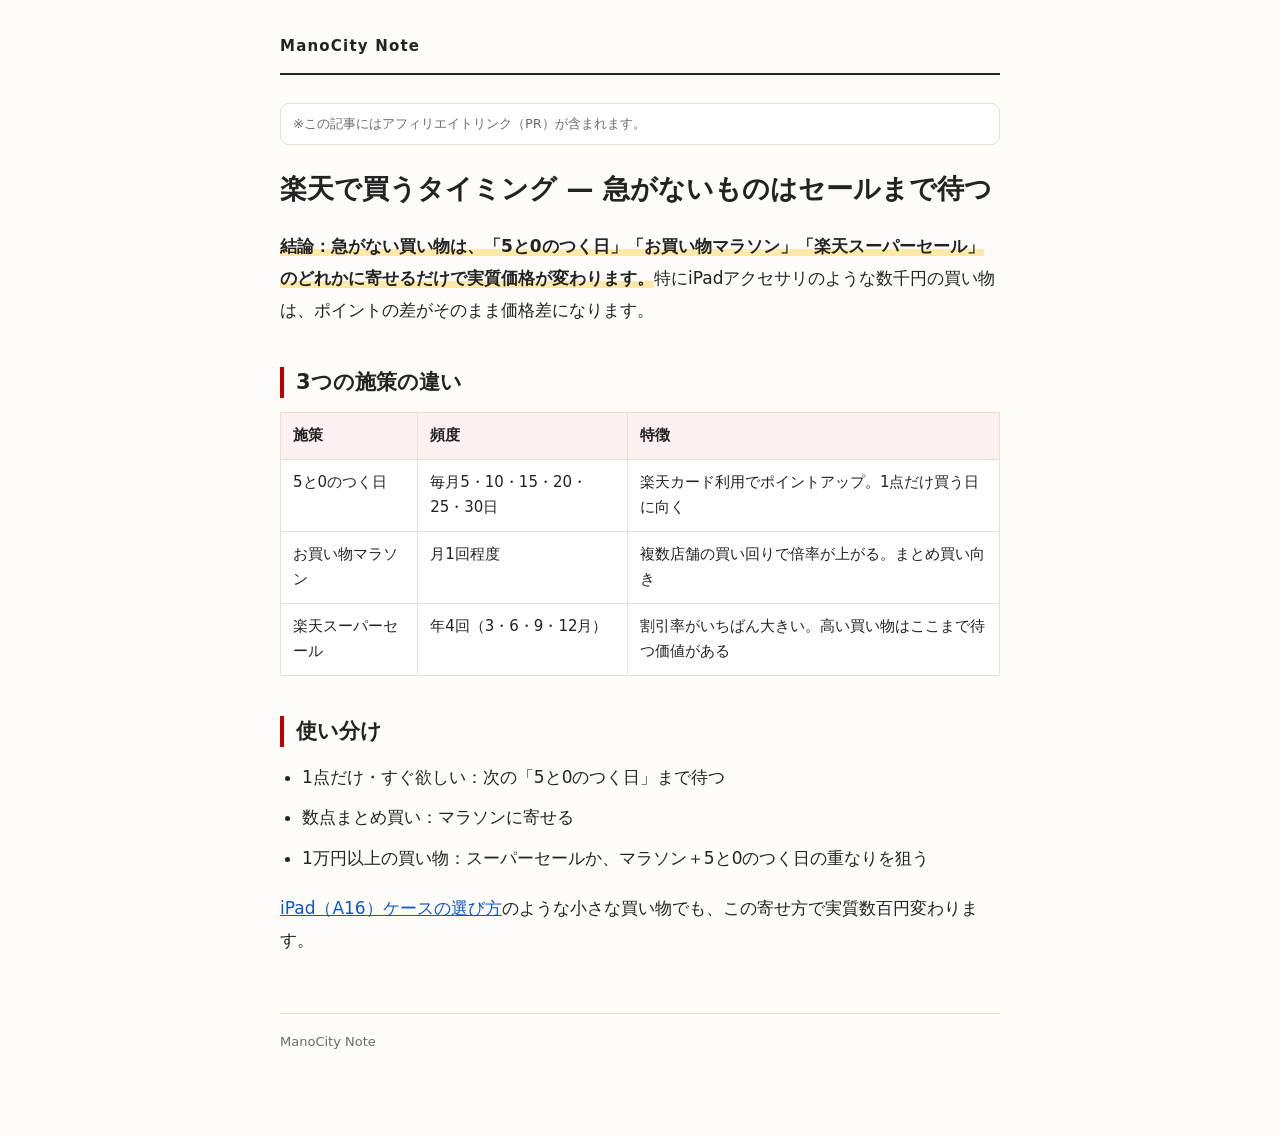
<file: note/rakuten-sale-timing.html>
<!DOCTYPE html>
<html lang="ja">
<head>
<meta charset="utf-8">
<meta name="viewport" content="width=device-width, initial-scale=1">
<title>楽天で買うタイミング | ManoCity Note</title>
<meta name="description" content="5と0のつく日、お買い物マラソン、スーパーセールの違いと、急がない買い物をいつ買うべきかを整理。">
<link rel="stylesheet" href="/assets/style.css">
<link rel="icon" href="/favicon.ico" sizes="32x32">
<link rel="icon" href="/favicon.svg" type="image/svg+xml">
<link rel="apple-touch-icon" href="/apple-touch-icon.png">
<meta name="theme-color" content="#bf0000">
<script async src="https://www.googletagmanager.com/gtag/js?id=G-30LZTJDQ6K"></script>
<script>
window.dataLayer = window.dataLayer || [];
function gtag(){dataLayer.push(arguments);}
gtag('js', new Date());
gtag('config', 'G-30LZTJDQ6K');
</script>
</head>
<body>
<header>
<div class="site-name"><a href="/">ManoCity Note</a></div>
</header>
<main>
<p class="pr">※この記事にはアフィリエイトリンク（PR）が含まれます。</p>
<h1>楽天で買うタイミング — 急がないものはセールまで待つ</h1>
<p><strong>結論：急がない買い物は、「5と0のつく日」「お買い物マラソン」「楽天スーパーセール」のどれかに寄せるだけで実質価格が変わります。</strong>特にiPadアクセサリのような数千円の買い物は、ポイントの差がそのまま価格差になります。</p>
<h2>3つの施策の違い</h2>
<table>
<tr><th>施策</th><th>頻度</th><th>特徴</th></tr>
<tr><td>5と0のつく日</td><td>毎月5・10・15・20・25・30日</td><td>楽天カード利用でポイントアップ。1点だけ買う日に向く</td></tr>
<tr><td>お買い物マラソン</td><td>月1回程度</td><td>複数店舗の買い回りで倍率が上がる。まとめ買い向き</td></tr>
<tr><td>楽天スーパーセール</td><td>年4回（3・6・9・12月）</td><td>割引率がいちばん大きい。高い買い物はここまで待つ価値がある</td></tr>
</table>
<h2>使い分け</h2>
<ul>
<li>1点だけ・すぐ欲しい：次の「5と0のつく日」まで待つ</li>
<li>数点まとめ買い：マラソンに寄せる</li>
<li>1万円以上の買い物：スーパーセールか、マラソン＋5と0のつく日の重なりを狙う</li>
</ul>
<p><a href="./ipad-a16-case.html">iPad（A16）ケースの選び方</a>のような小さな買い物でも、この寄せ方で実質数百円変わります。</p>
</main>
<footer>
<p>ManoCity Note</p>
</footer>
</body>
</html>
</file>
<file: assets/style.css>
/* ManoCity Note - shared styles */
:root{
  --bg:#fdfcf9;
  --surface:#ffffff;
  --text:#232323;
  --muted:#6b6b6b;
  --line:#e7e2d9;
  --accent:#bf0000;
  --accent-soft:#fdf0f0;
  --link:#0b57d0;
}
@media (prefers-color-scheme: dark){
  :root{
    --bg:#17181a;
    --surface:#1f2124;
    --text:#e8e8e8;
    --muted:#a3a3a3;
    --line:#33363b;
    --accent:#ff6b6b;
    --accent-soft:#2a1e1e;
    --link:#7db3ff;
  }
}
*{box-sizing:border-box}
html{-webkit-text-size-adjust:100%}
body{
  margin:0 auto;
  max-width:760px;
  padding:32px 20px 64px;
  background:var(--bg);
  color:var(--text);
  font-family:"Hiragino Kaku Gothic ProN","Hiragino Sans","Noto Sans JP",system-ui,-apple-system,"Segoe UI",sans-serif;
  font-size:17px;
  line-height:1.9;
}
header{border-bottom:2px solid var(--text);padding-bottom:12px;margin-bottom:28px}
header .site-name{font-size:15px;font-weight:700;letter-spacing:.08em}
header .site-name a{color:var(--text);text-decoration:none}
h1{font-size:27px;line-height:1.5;margin:0 0 20px;font-weight:800}
h2{font-size:21px;line-height:1.5;margin:40px 0 14px;padding-left:12px;border-left:4px solid var(--accent);font-weight:700}
p{margin:0 0 18px}
a{color:var(--link)}
strong{background:linear-gradient(transparent 65%,#ffe9a8 65%)}
@media (prefers-color-scheme: dark){strong{background:linear-gradient(transparent 65%,#5a4a12 65%)}}
ul{margin:0 0 18px;padding-left:22px}
li{margin-bottom:8px}
.pr{font-size:13px;color:var(--muted);background:var(--surface);border:1px solid var(--line);border-radius:8px;padding:8px 12px;margin-bottom:24px}
table{width:100%;border-collapse:collapse;margin:0 0 22px;font-size:15px;line-height:1.7;background:var(--surface)}
th,td{border:1px solid var(--line);padding:10px 12px;vertical-align:top;text-align:left}
th{background:var(--accent-soft);font-weight:700;white-space:nowrap}
.btn{
  display:inline-block;
  background:var(--accent);
  color:#fff !important;
  text-decoration:none;
  font-weight:700;
  font-size:14px;
  line-height:1.4;
  padding:9px 16px;
  border-radius:999px;
  white-space:nowrap;
}
.btn:hover{opacity:.85}
.card{
  background:var(--surface);
  border:1px solid var(--line);
  border-radius:12px;
  padding:18px 20px;
  margin-bottom:16px;
}
.card a{font-weight:700;text-decoration:none;font-size:18px}
.card p{margin:6px 0 0;color:var(--muted);font-size:14px}
footer{margin-top:56px;padding-top:16px;border-top:1px solid var(--line);font-size:13px;color:var(--muted)}
@media (max-width:560px){
  body{font-size:16px;padding:24px 16px 48px}
  h1{font-size:23px}
  th{white-space:normal}
}

/* v2: guide components */
.meta{font-size:13px;color:var(--muted);margin-bottom:16px}
.quickbox{background:var(--accent-soft);border:1px solid var(--line);border-radius:12px;padding:18px 20px;margin:0 0 28px}
.quickbox h2{border:none;padding:0;margin:0 0 10px;font-size:18px}
.quickbox ul{margin:0}
.toc{background:var(--surface);border:1px solid var(--line);border-radius:12px;padding:16px 20px;margin:0 0 28px;font-size:15px}
.toc p{font-weight:700;margin:0 0 8px}
.toc ol{margin:0;padding-left:22px}
.pick{background:var(--surface);border:1px solid var(--line);border-radius:12px;padding:20px;margin:0 0 20px}
.pick .badge{display:inline-block;background:var(--accent);color:#fff;font-size:12px;font-weight:700;border-radius:999px;padding:3px 12px;margin-bottom:10px}
.pick h3{margin:0 0 8px;font-size:19px;line-height:1.5}
.pick .price{font-size:14px;color:var(--muted);margin-bottom:10px}
table.goodbad th:first-child{width:32%}
.faq dt{font-weight:700;margin:18px 0 6px}
.faq dd{margin:0 0 6px}
.author{display:flex;gap:14px;background:var(--surface);border:1px solid var(--line);border-radius:12px;padding:16px 20px;margin-top:40px;font-size:14px;line-height:1.7}
.author .avatar{flex:0 0 48px;width:48px;height:48px;border-radius:50%;background:var(--accent);color:#fff;display:flex;align-items:center;justify-content:center;font-weight:800;font-size:20px}
.author p{margin:0}
.changelog{font-size:13px;color:var(--muted);border-top:1px dashed var(--line);margin-top:24px;padding-top:12px}

/* v3: responsive (smartphone search + tablet) */
.tablewrap{overflow-x:auto;-webkit-overflow-scrolling:touch;margin:0 0 22px}
.tablewrap table{margin:0;min-width:560px}
img{max-width:100%;height:auto}
.btn{min-height:44px;display:inline-flex;align-items:center;justify-content:center}
.toc a{display:inline-block;padding:4px 0}
/* tablet: iPad portrait/landscape and people comparing tablets */
@media (min-width:641px) and (max-width:1100px){
  body{max-width:880px;font-size:18px;padding:40px 36px 72px}
  h1{font-size:30px}
  .cards{display:grid;grid-template-columns:1fr 1fr;gap:16px}
  .cards .card{margin-bottom:0}
  .pick{padding:24px 28px}
  .quickbox{padding:22px 26px}
}
/* wide screens */
@media (min-width:1101px){
  .cards{display:grid;grid-template-columns:1fr 1fr;gap:16px}
  .cards .card{margin-bottom:0}
}
/* smartphone: search traffic is mostly here */
@media (max-width:640px){
  body{font-size:16px;line-height:1.85;padding:20px 14px 48px}
  h1{font-size:22px}
  h2{font-size:19px;margin-top:32px}
  .pick{padding:16px}
  .pick .btn{display:flex;width:100%}
  .quickbox,.toc{padding:14px 16px}
  th,td{padding:8px 10px}
  .author{flex-direction:column;gap:8px}
}

/* v3.1: smartphone readability - more air, shorter feel */
@media (max-width:640px){
  body{line-height:2.0}
  p{margin-bottom:22px}
  li{margin-bottom:10px}
  .pick p{margin-bottom:14px}
  .faq dd{line-height:1.95}
}
</file>
